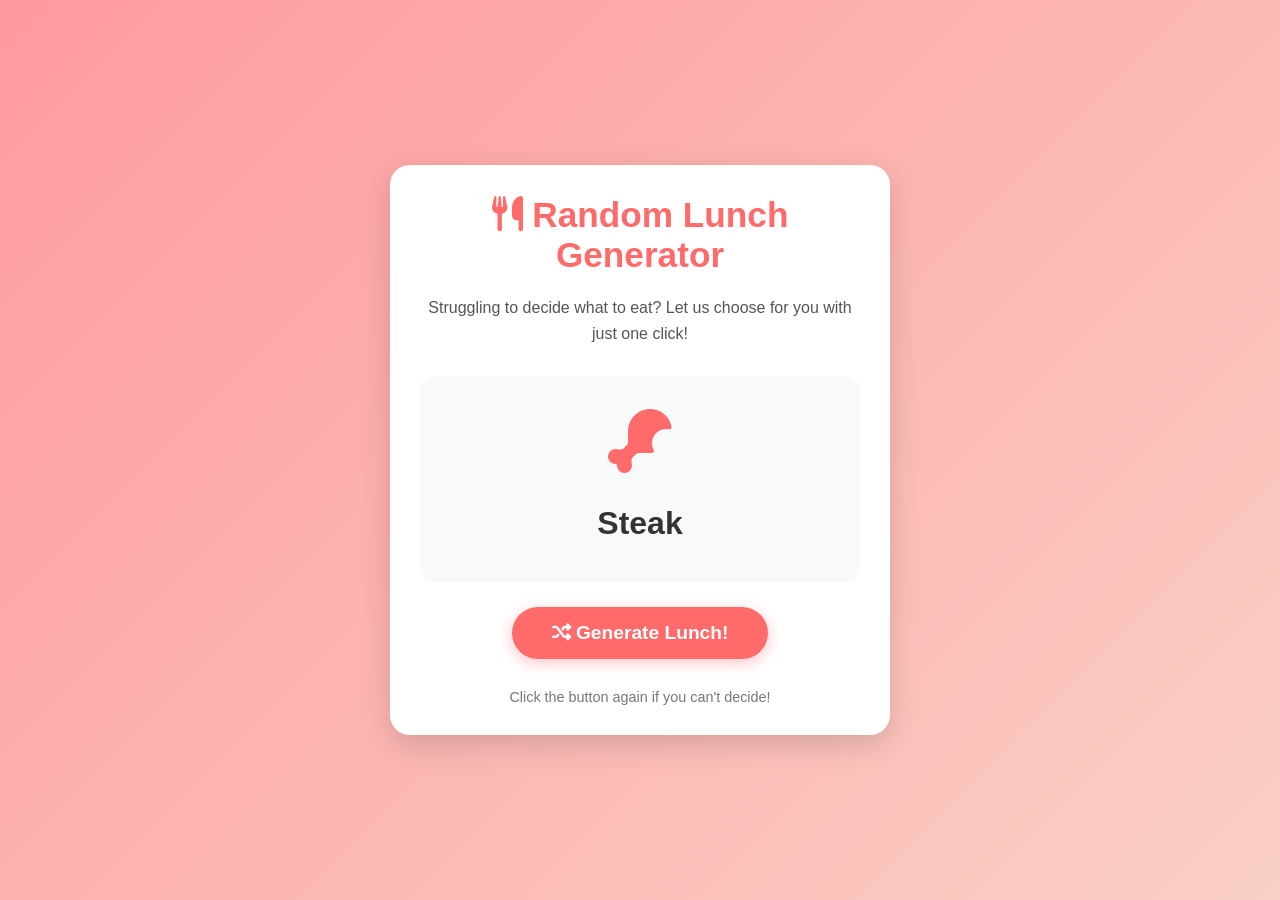
<file: index.html>
<!DOCTYPE html>
<html lang="en">
<head>
    <meta charset="UTF-8">
    <meta name="viewport" content="width=device-width, initial-scale=1.0">
    <title>Random Lunch Menu Generator</title>
    <link rel="stylesheet" href="https://cdnjs.cloudflare.com/ajax/libs/font-awesome/6.4.0/css/all.min.css">
    <style>
        * {
            margin: 0;
            padding: 0;
            box-sizing: border-box;
            font-family: 'Segoe UI', Tahoma, Geneva, Verdana, sans-serif;
        }
        
        body {
            background: linear-gradient(135deg, #ff9a9e 0%, #fad0c4 100%);
            min-height: 100vh;
            display: flex;
            justify-content: center;
            align-items: center;
            padding: 20px;
        }
        
        .container {
            background-color: white;
            border-radius: 20px;
            box-shadow: 0 10px 30px rgba(0, 0, 0, 0.15);
            width: 90%;
            max-width: 500px;
            padding: 30px;
            text-align: center;
        }
        
        h1 {
            color: #ff6b6b;
            margin-bottom: 20px;
            font-size: 2.2rem;
        }
        
        .description {
            color: #555;
            margin-bottom: 30px;
            line-height: 1.6;
        }
        
        .lunch-display {
            background-color: #f8f9fa;
            border-radius: 15px;
            padding: 30px;
            margin: 25px 0;
            min-height: 200px;
            display: flex;
            flex-direction: column;
            justify-content: center;
            align-items: center;
            transition: all 0.3s ease;
        }
        
        .food-icon {
            font-size: 4rem;
            margin-bottom: 15px;
            color: #ff6b6b;
        }
        
        .food-name {
            font-size: 2rem;
            color: #333;
            font-weight: bold;
            margin: 10px 0;
        }
        
        .generate-btn {
            background-color: #ff6b6b;
            color: white;
            border: none;
            border-radius: 50px;
            padding: 15px 40px;
            font-size: 1.2rem;
            font-weight: bold;
            cursor: pointer;
            transition: all 0.3s ease;
            box-shadow: 0 4px 15px rgba(255, 107, 107, 0.4);
        }
        
        .generate-btn:hover {
            background-color: #ff5252;
            transform: translateY(-3px);
            box-shadow: 0 6px 20px rgba(255, 107, 107, 0.5);
        }
        
        .generate-btn:active {
            transform: translateY(0);
        }
        
        .footer {
            margin-top: 30px;
            color: #777;
            font-size: 0.9rem;
        }
        
        @keyframes fadeIn {
            from { opacity: 0; transform: translateY(10px); }
            to { opacity: 1; transform: translateY(0); }
        }
        
        .fade-in {
            animation: fadeIn 0.5s ease forwards;
        }
        
        @media (max-width: 600px) {
            .container {
                padding: 20px;
            }
            
            h1 {
                font-size: 1.8rem;
            }
            
            .food-name {
                font-size: 1.6rem;
            }
            
            .generate-btn {
                padding: 12px 30px;
                font-size: 1.1rem;
            }
        }
    </style>
</head>
<body>
    <div class="container">
        <h1><i class="fas fa-utensils"></i> Random Lunch Generator</h1>
        <p class="description">Struggling to decide what to eat? Let us choose for you with just one click!</p>
        
        <div class="lunch-display">
            <div class="food-icon"><i class="fas fa-question"></i></div>
            <div class="food-name">What's for lunch?</div>
        </div>
        
        <button class="generate-btn" id="generateBtn">
            <i class="fas fa-random"></i> Generate Lunch!
        </button>
        
        <p class="footer">Click the button again if you can't decide!</p>
    </div>

    <script>
        document.addEventListener('DOMContentLoaded', function() {
            const generateBtn = document.getElementById('generateBtn');
            const foodIcon = document.querySelector('.food-icon');
            const foodName = document.querySelector('.food-name');
            const lunchDisplay = document.querySelector('.lunch-display');
            
            // Array of lunch options with corresponding Font Awesome icons
            const lunchMenu = [
                { name: "Pizza", icon: "fas fa-pizza-slice" },
                { name: "Sushi", icon: "fas fa-fish" },
                { name: "Burger", icon: "fas fa-hamburger" },
                { name: "Salad", icon: "fas fa-leaf" },
                { name: "Tacos", icon: "fas fa-utensil-spoon" },
                { name: "Ramen", icon: "fas fa-bowl-rice" },
                { name: "Sandwich", icon: "fas fa-bread-slice" },
                { name: "Pasta", icon: "fas fa-utensils" },
                { name: "Curry", icon: "fas fa-mortar-pestle" },
                { name: "Steak", icon: "fas fa-drumstick-bite" },
                { name: "Soup", icon: "fas fa-bowl-food" },
                { name: "BBQ", icon: "fas fa-fire" }
            ];
            const RECENCY_PENALTY = 0.25;
            let previousLunchIndex = null;

            function selectLunchIndex() {
                if (previousLunchIndex === null) {
                    return Math.floor(Math.random() * lunchMenu.length);
                }

                const totalWeight = lunchMenu.length - 1 + RECENCY_PENALTY;
                let randomValue = Math.random() * totalWeight;

                for (let i = 0; i < lunchMenu.length; i++) {
                    // Give the previous item a lower weight to reduce repeats without excluding it.
                    const weight = i === previousLunchIndex ? RECENCY_PENALTY : 1;
                    if (randomValue < weight) {
                        return i;
                    }
                    randomValue -= weight;
                }

                return lunchMenu.length - 1;
            }
            
            // Function to generate random lunch
            function generateRandomLunch() {
                // Remove fade-in class if it exists
                lunchDisplay.classList.remove('fade-in');
                
                // Get a random lunch option
                const randomIndex = selectLunchIndex();
                const selectedLunch = lunchMenu[randomIndex];
                previousLunchIndex = randomIndex;
                
                // Briefly show loading state
                foodIcon.innerHTML = '<i class="fas fa-spinner fa-spin"></i>';
                foodName.textContent = "Thinking...";
                
                // After a short delay, show the selected lunch
                setTimeout(() => {
                    foodIcon.innerHTML = `<i class="${selectedLunch.icon}"></i>`;
                    foodName.textContent = selectedLunch.name;
                    
                    // Add animation class
                    lunchDisplay.classList.add('fade-in');
                }, 500);
            }
            
            // Add click event to button
            generateBtn.addEventListener('click', generateRandomLunch);
            
            // Generate a random lunch on page load
            generateRandomLunch();
        });
    </script>
</body>
</html>
</file>
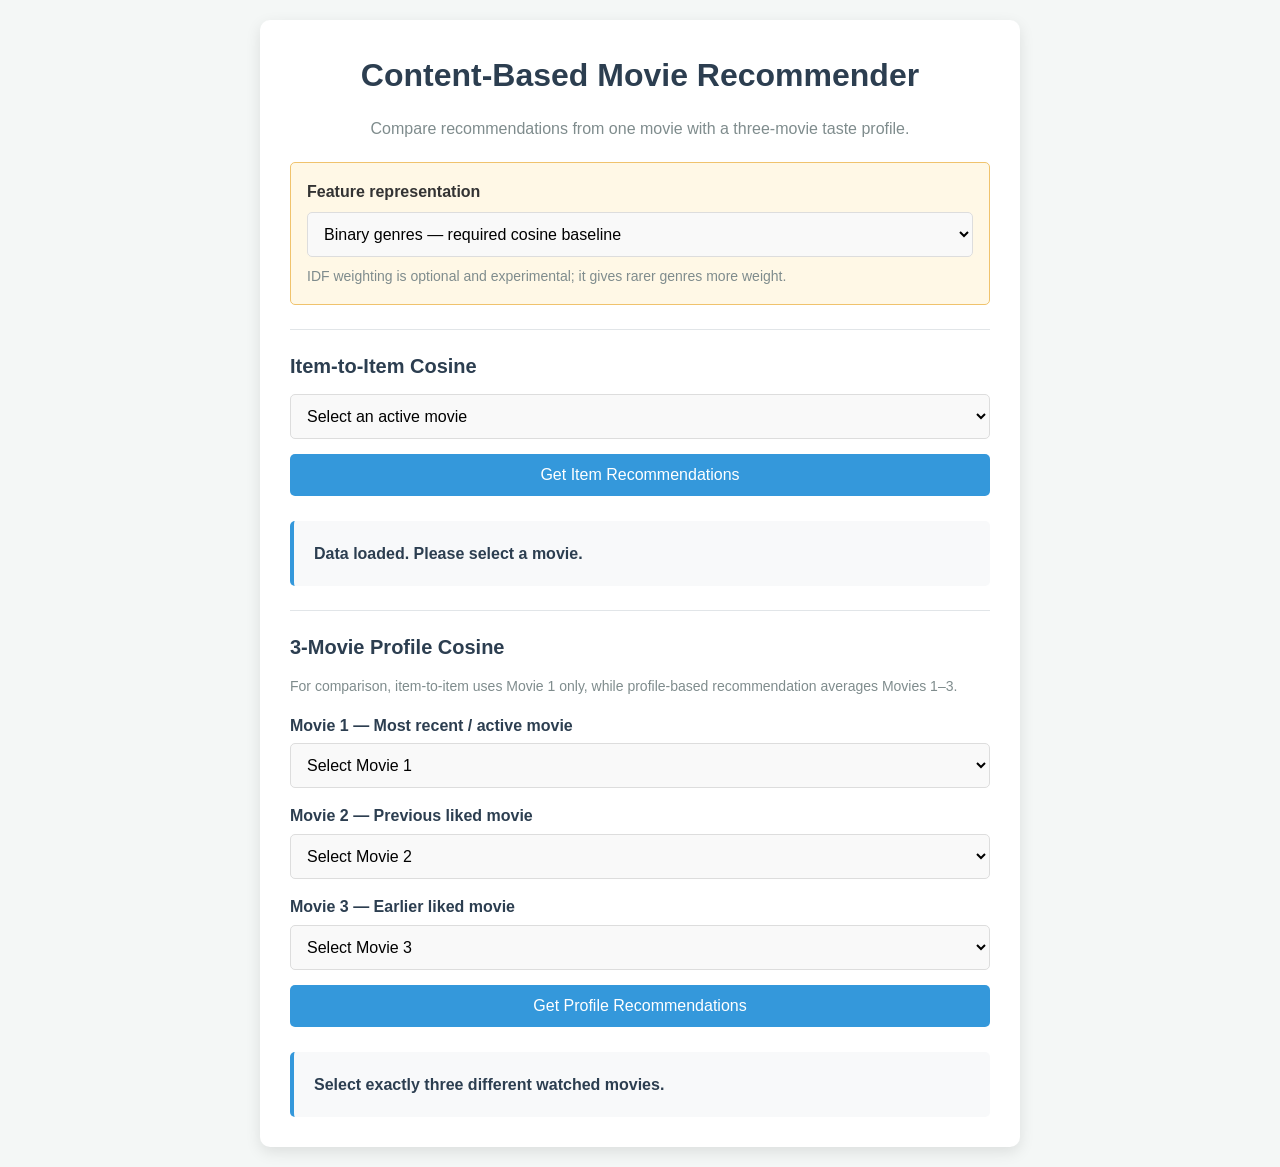
<file: week02/content-based-movie-recommender/index.html>
<!DOCTYPE html>
<html lang="en">
<head>
    <meta charset="UTF-8">
    <meta name="viewport" content="width=device-width, initial-scale=1.0">
    <title>Content-Based Movie Recommender</title>
    <link rel="stylesheet" href="style.css">
</head>
<body>
    <div class="container">
        <h1>Content-Based Movie Recommender</h1>
        <p>Compare recommendations from one movie with a three-movie taste profile.</p>

        <section class="feature-mode">
            <label for="feature-mode"><strong>Feature representation</strong></label>
            <select id="feature-mode">
                <option value="binary" selected>Binary genres — required cosine baseline</option>
                <option value="idf">IDF-weighted genres — experimental improvement</option>
            </select>
            <p>IDF weighting is optional and experimental; it gives rarer genres more weight.</p>
        </section>

        <section class="recommendation-mode">
            <h2>Item-to-Item Cosine</h2>
            <div class="controls">
                <select id="movie-select">
                    <option value="" disabled selected>Select an active movie</option>
                </select>
                <button onclick="getRecommendations()">Get Item Recommendations</button>
            </div>

            <div class="result-box">
                <p id="result">Please wait, loading data...</p>
            </div>
        </section>

        <section class="recommendation-mode">
            <h2>3-Movie Profile Cosine</h2>
            <p class="comparison-note">For comparison, item-to-item uses Movie 1 only, while profile-based recommendation averages Movies 1–3.</p>
            <div class="controls">
                <label for="profile-select-1">Movie 1 — Most recent / active movie</label>
                <select id="profile-select-1">
                    <option value="" disabled selected>Select Movie 1</option>
                </select>
                <label for="profile-select-2">Movie 2 — Previous liked movie</label>
                <select id="profile-select-2">
                    <option value="" disabled selected>Select Movie 2</option>
                </select>
                <label for="profile-select-3">Movie 3 — Earlier liked movie</label>
                <select id="profile-select-3">
                    <option value="" disabled selected>Select Movie 3</option>
                </select>
                <button onclick="getProfileRecommendations()">Get Profile Recommendations</button>
            </div>

            <div class="result-box">
                <p id="profile-result">Select exactly three different watched movies.</p>
            </div>
        </section>
    </div>

    <script src="data.js"></script>
    <script src="script.js"></script>
</body>
</html>
</file>
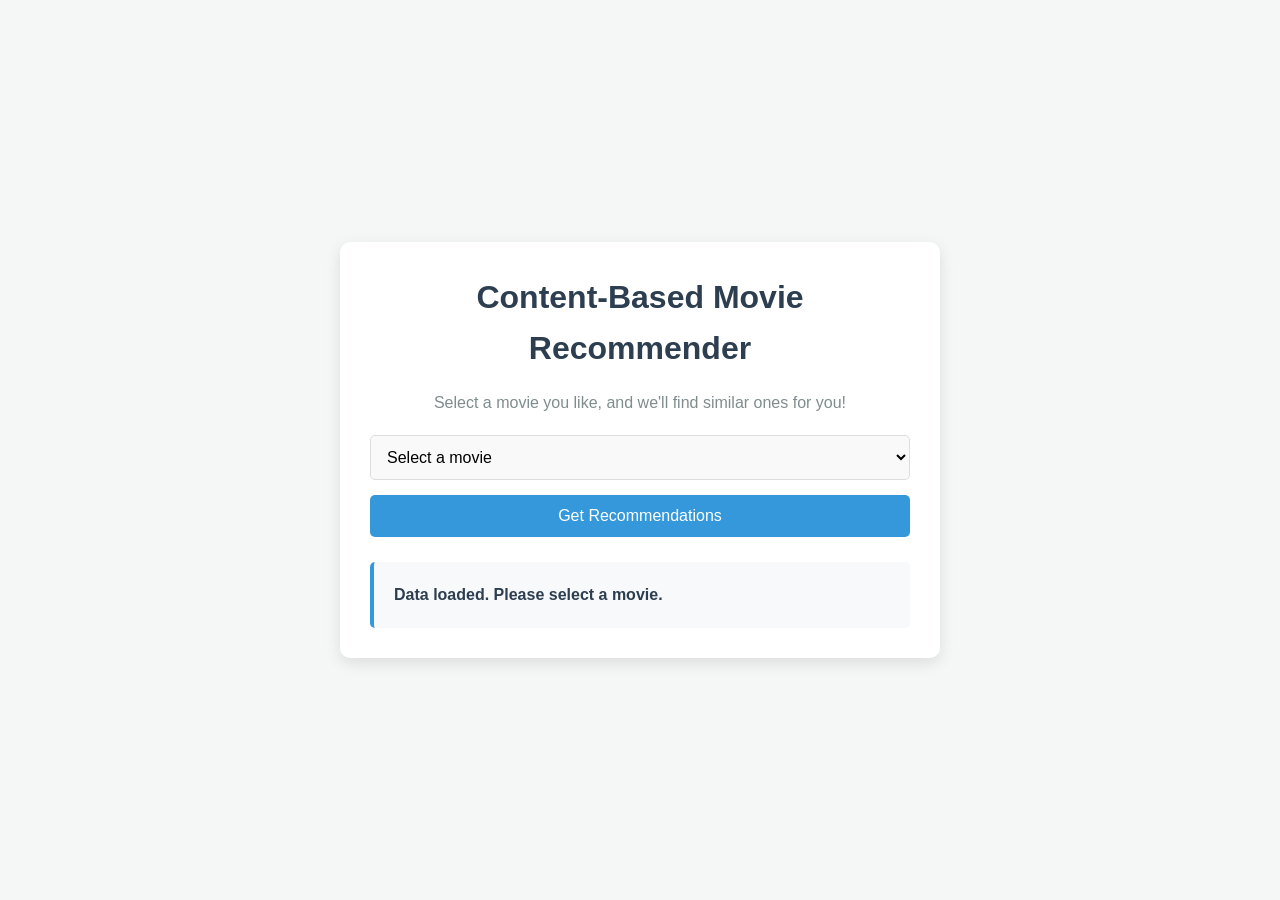
<file: week02/teacher-baseline/index.html>
<!DOCTYPE html>
<html lang="en">
<head>
    <meta charset="UTF-8">
    <meta name="viewport" content="width=device-width, initial-scale=1.0">
    <title>Content-Based Movie Recommender</title>
    <link rel="stylesheet" href="style.css">
</head>
<body>
    <div class="container">
        <h1>Content-Based Movie Recommender</h1>
        <p>Select a movie you like, and we'll find similar ones for you!</p>
        
        <div class="controls">
            <select id="movie-select">
                <option value="" disabled selected>Select a movie</option>
            </select>
            <button id="recommend-btn" onclick="getRecommendations()">Get Recommendations</button>
        </div>
        
        <div id="result-box">
            <p id="result">Please wait, loading data...</p>
        </div>
    </div>

    <script src="data.js"></script>
    <script src="script.js"></script>
</body>
</html>
</file>
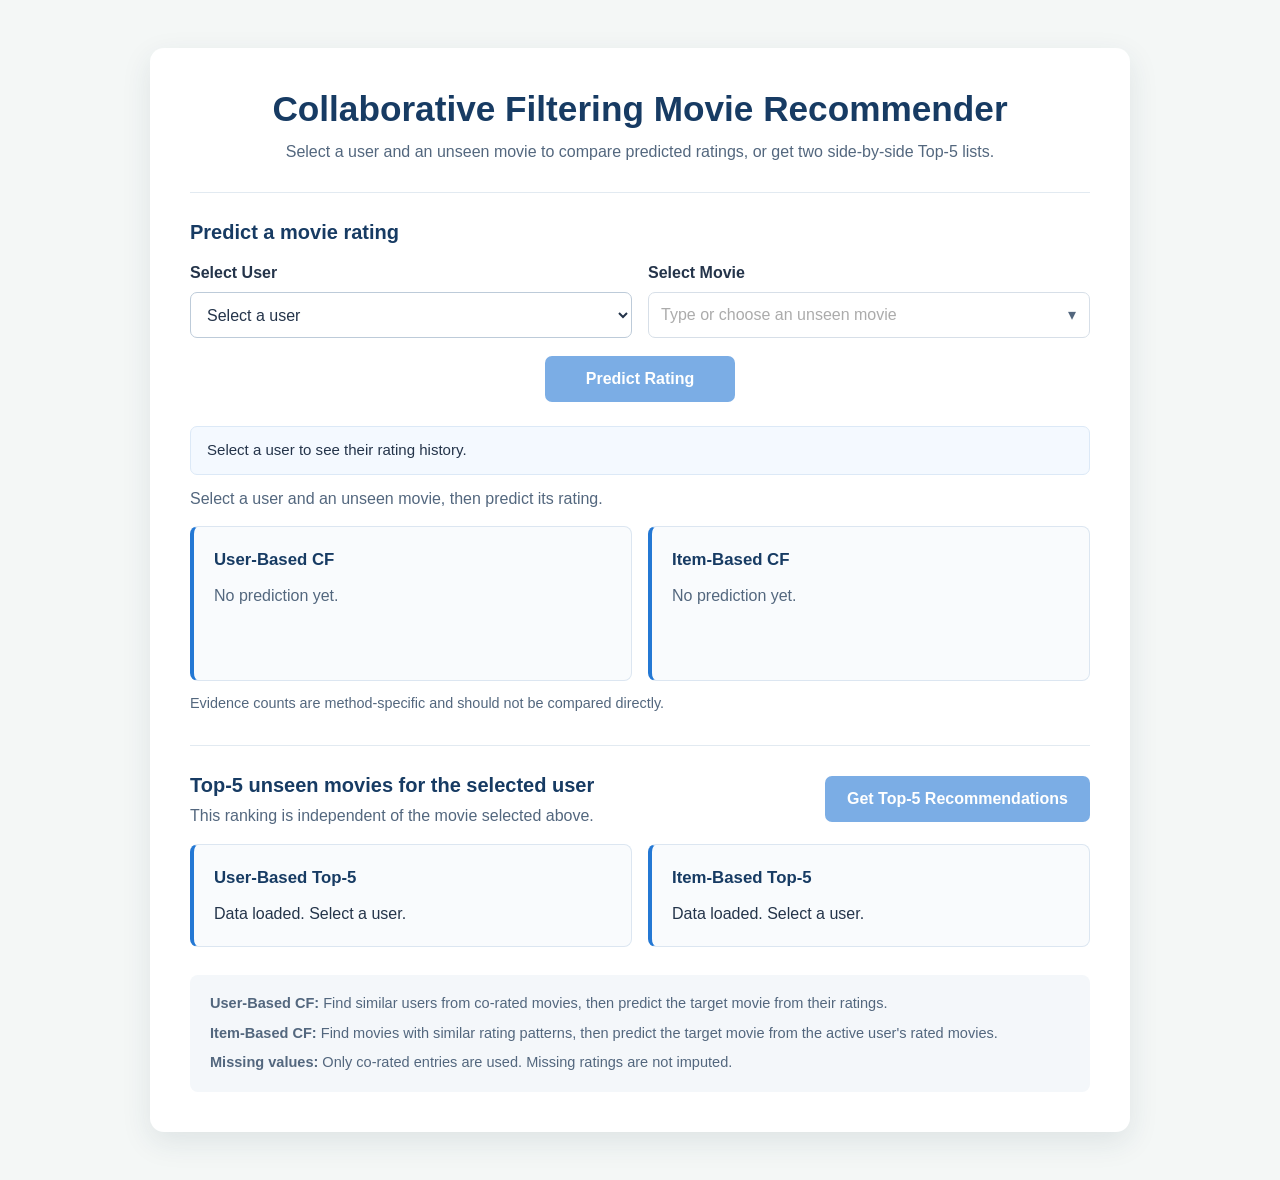
<file: week03/collaborative-filtering-movie-recommender/index.html>
<!DOCTYPE html>
<html lang="en">
<head>
    <meta charset="UTF-8">
    <meta name="viewport" content="width=device-width, initial-scale=1.0">
    <title>Collaborative Filtering Movie Recommender</title>
    <link rel="stylesheet" href="style.css">
</head>
<body>
    <main class="container">
        <header class="page-header">
            <h1>Collaborative Filtering Movie Recommender</h1>
            <p>Select a user and an unseen movie to compare predicted ratings, or get two side-by-side Top-5 lists.</p>
        </header>

        <section class="section" aria-labelledby="predict-heading">
            <h2 id="predict-heading">Predict a movie rating</h2>
            <form id="prediction-form" onsubmit="event.preventDefault(); predictSelectedMovie();">
                <div class="selector-grid">
                    <div class="field">
                        <label for="user-select">Select User</label>
                        <select id="user-select" required disabled onchange="handleUserChange()">
                            <option value="" selected>Select a user</option>
                        </select>
                    </div>
                    <div class="field">
                        <label for="movie-select">Select Movie</label>
                        <div class="movie-combobox">
                            <input id="movie-select" type="text" role="combobox" aria-autocomplete="list"
                                aria-controls="movie-options" aria-expanded="false" aria-haspopup="listbox"
                                autocomplete="off" placeholder="Type or choose an unseen movie" disabled
                                onfocus="openMovieDropdown()" onclick="openMovieDropdown()"
                                oninput="filterMovieDropdown()" onkeydown="handleMovieComboKeydown(event)"
                                onblur="scheduleMovieDropdownClose()">
                            <div id="movie-options" class="movie-options" role="listbox"
                                aria-label="Unseen movies" onmousedown="event.preventDefault()"
                                onclick="selectMovieResult(event)" hidden></div>
                        </div>
                    </div>
                </div>
                <button id="predict-btn" type="submit" disabled>Predict Rating</button>
            </form>

            <div id="user-info" class="user-info" aria-live="polite">
                <span>Select a user to see their rating history.</span>
            </div>

            <div id="prediction-status" class="status" role="status" aria-live="polite">Select a user and an unseen movie, then predict its rating.</div>
            <div class="comparison-grid" aria-label="Predicted rating comparison">
                <section class="method-card" aria-labelledby="user-prediction-heading">
                    <h3 id="user-prediction-heading">User-Based CF</h3>
                    <div id="user-prediction-result" class="prediction-result">No prediction yet.</div>
                </section>
                <section class="method-card" aria-labelledby="item-prediction-heading">
                    <h3 id="item-prediction-heading">Item-Based CF</h3>
                    <div id="item-prediction-result" class="prediction-result">No prediction yet.</div>
                </section>
            </div>
            <p class="evidence-note">Evidence counts are method-specific and should not be compared directly.</p>
        </section>

        <section class="section" aria-labelledby="recommend-heading">
            <div class="section-heading">
                <div>
                    <h2 id="recommend-heading">Top-5 unseen movies for the selected user</h2>
                    <p>This ranking is independent of the movie selected above.</p>
                </div>
                <button id="recommend-btn" type="button" disabled onclick="getRecommendations()">Get Top-5 Recommendations</button>
            </div>
            <div id="result-box" class="comparison-grid">
                <section class="method-card" aria-labelledby="user-list-heading">
                    <h3 id="user-list-heading">User-Based Top-5</h3>
                    <div id="user-based-result"><p>Loading movie data...</p></div>
                </section>
                <section class="method-card" aria-labelledby="item-list-heading">
                    <h3 id="item-list-heading">Item-Based Top-5</h3>
                    <div id="item-based-result"><p>Loading movie data...</p></div>
                </section>
            </div>
        </section>

        <aside class="method-notes" aria-label="How the methods work">
            <p><strong>User-Based CF:</strong> Find similar users from co-rated movies, then predict the target movie from their ratings.</p>
            <p><strong>Item-Based CF:</strong> Find movies with similar rating patterns, then predict the target movie from the active user's rated movies.</p>
            <p><strong>Missing values:</strong> Only co-rated entries are used. Missing ratings are not imputed.</p>
        </aside>
    </main>

    <script src="data.js"></script>
    <script src="script.js"></script>
</body>
</html>
</file>
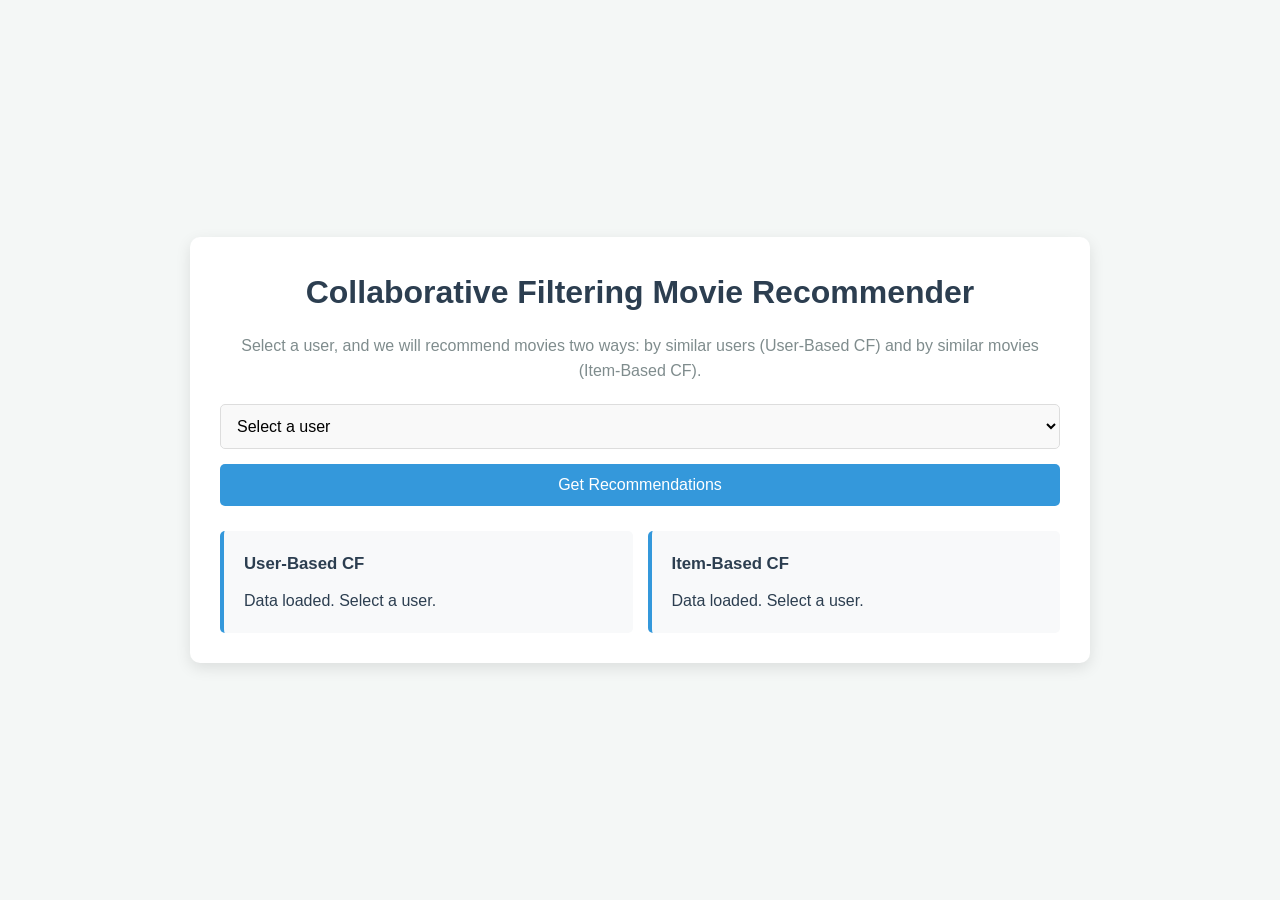
<file: week03/teacher-baseline/index.html>
<!DOCTYPE html>
<html lang="en">
<head>
    <meta charset="UTF-8">
    <meta name="viewport" content="width=device-width, initial-scale=1.0">
    <title>Collaborative Filtering Movie Recommender</title>
    <link rel="stylesheet" href="style.css">
</head>
<body>
    <div class="container">
        <h1>Collaborative Filtering Movie Recommender</h1>
        <p>Select a user, and we will recommend movies two ways: by similar users (User-Based CF) and by similar movies (Item-Based CF).</p>

        <div class="controls">
            <select id="user-select">
                <option value="" disabled selected>Select a user</option>
            </select>
            <button id="recommend-btn" onclick="getRecommendations()">Get Recommendations</button>
        </div>

        <div id="result-box">
            <div class="result-column">
                <h2>User-Based CF</h2>
                <div id="user-based-result"><p>Please wait, loading data...</p></div>
            </div>
            <div class="result-column">
                <h2>Item-Based CF</h2>
                <div id="item-based-result"><p>Please wait, loading data...</p></div>
            </div>
        </div>
    </div>

    <script src="data.js"></script>
    <script src="script.js"></script>
</body>
</html>
</file>
<file: week02/content-based-movie-recommender/style.css>
* {
    margin: 0;
    padding: 0;
    box-sizing: border-box;
}

body {
    font-family: 'Helvetica', 'Arial', sans-serif;
    background-color: #f4f7f6;
    color: #333;
    line-height: 1.6;
    padding: 20px;
    display: flex;
    justify-content: center;
    align-items: center;
    min-height: 100vh;
}

.container {
    background-color: white;
    border-radius: 10px;
    box-shadow: 0 5px 15px rgba(0, 0, 0, 0.1);
    padding: 30px;
    width: 90%;
    max-width: 760px;
}

h1 {
    text-align: center;
    margin-bottom: 15px;
    color: #2c3e50;
}

p {
    text-align: center;
    margin-bottom: 20px;
    color: #7f8c8d;
}

.feature-mode {
    margin-top: 20px;
    padding: 16px;
    background-color: #fff8e6;
    border: 1px solid #f0c36d;
    border-radius: 5px;
}

.feature-mode label,
.feature-mode select {
    display: block;
    width: 100%;
}

.feature-mode label {
    margin-bottom: 8px;
}

.feature-mode p {
    margin: 8px 0 0;
    text-align: left;
    font-size: 14px;
}

.recommendation-mode {
    margin-top: 24px;
    padding-top: 20px;
    border-top: 1px solid #e1e5e8;
}

h2 {
    margin-bottom: 12px;
    color: #2c3e50;
    font-size: 20px;
}

.controls {
    display: flex;
    flex-direction: column;
    gap: 15px;
    margin-bottom: 25px;
}

.controls label {
    margin-bottom: -10px;
    color: #2c3e50;
    font-weight: bold;
}

.comparison-note {
    margin-bottom: 15px;
    text-align: left;
    font-size: 14px;
}

select {
    padding: 12px;
    border: 1px solid #ddd;
    border-radius: 5px;
    font-size: 16px;
    background-color: #f9f9f9;
    transition: border-color 0.3s;
}

select:focus {
    border-color: #3498db;
    outline: none;
}

button {
    padding: 12px 20px;
    background-color: #3498db;
    color: white;
    border: none;
    border-radius: 5px;
    font-size: 16px;
    cursor: pointer;
    transition: background-color 0.3s;
}

button:hover {
    background-color: #2980b9;
}

.result-box {
    background-color: #f8f9fa;
    padding: 20px;
    border-radius: 5px;
    border-left: 4px solid #3498db;
}

#result,
#profile-result {
    font-weight: bold;
    color: #2c3e50;
    text-align: left;
    margin: 0;
}

.loading {
    color: #7f8c8d;
    font-style: italic;
}

.error {
    color: #e74c3c;
}

.success {
    color: #27ae60;
}
</file>
<file: week02/teacher-baseline/style.css>
* {
    margin: 0;
    padding: 0;
    box-sizing: border-box;
}

body {
    font-family: 'Helvetica', 'Arial', sans-serif;
    background-color: #f4f7f6;
    color: #333;
    line-height: 1.6;
    padding: 20px;
    display: flex;
    justify-content: center;
    align-items: center;
    min-height: 100vh;
}

.container {
    background-color: white;
    border-radius: 10px;
    box-shadow: 0 5px 15px rgba(0, 0, 0, 0.1);
    padding: 30px;
    width: 90%;
    max-width: 600px;
}

h1 {
    text-align: center;
    margin-bottom: 15px;
    color: #2c3e50;
}

p {
    text-align: center;
    margin-bottom: 20px;
    color: #7f8c8d;
}

.controls {
    display: flex;
    flex-direction: column;
    gap: 15px;
    margin-bottom: 25px;
}

#movie-select {
    padding: 12px;
    border: 1px solid #ddd;
    border-radius: 5px;
    font-size: 16px;
    background-color: #f9f9f9;
    transition: border-color 0.3s;
}

#movie-select:focus {
    border-color: #3498db;
    outline: none;
}

#recommend-btn {
    padding: 12px 20px;
    background-color: #3498db;
    color: white;
    border: none;
    border-radius: 5px;
    font-size: 16px;
    cursor: pointer;
    transition: background-color 0.3s;
}

#recommend-btn:hover {
    background-color: #2980b9;
}

#result-box {
    background-color: #f8f9fa;
    padding: 20px;
    border-radius: 5px;
    border-left: 4px solid #3498db;
}

#result {
    font-weight: bold;
    color: #2c3e50;
    text-align: left;
    margin: 0;
}

.loading {
    color: #7f8c8d;
    font-style: italic;
}

.error {
    color: #e74c3c;
}

.success {
    color: #27ae60;
}
</file>
<file: week03/collaborative-filtering-movie-recommender/style.css>
* { box-sizing: border-box; }

body {
    margin: 0;
    padding: 24px;
    background: #f4f7f6;
    color: #24344a;
    font-family: Helvetica, Arial, sans-serif;
    line-height: 1.5;
}

.container {
    width: min(100%, 980px);
    margin: 24px auto;
    padding: clamp(22px, 4vw, 40px);
    background: #fff;
    border-radius: 14px;
    box-shadow: 0 10px 30px rgba(27, 55, 83, 0.1);
}

.page-header { text-align: center; margin-bottom: 28px; }
h1, h2, h3, p { margin-top: 0; }
h1 { margin-bottom: 10px; color: #173b63; font-size: clamp(1.7rem, 3vw, 2.2rem); line-height: 1.2; }
h2 { margin-bottom: 14px; color: #173b63; font-size: 1.25rem; }
h3 { margin-bottom: 12px; color: #173b63; font-size: 1.05rem; }
.page-header p, .section-heading p, .method-notes { color: #53677e; }
.page-header p, .section-heading p { margin-bottom: 0; }
.section { padding-top: 24px; border-top: 1px solid #e2eaf1; }
.section + .section { margin-top: 30px; }
.selector-grid, .comparison-grid { display: grid; grid-template-columns: repeat(2, minmax(0, 1fr)); gap: 16px; }
.field label { display: block; margin-bottom: 7px; font-weight: 700; }

select, #movie-select {
    width: 100%;
    min-height: 46px;
    padding: 10px 12px;
    border: 1px solid #bdcbd9;
    border-radius: 7px;
    background: #fff;
    color: #24344a;
    font: inherit;
}

.movie-combobox { position: relative; }
.movie-combobox::after {
    content: '▾';
    position: absolute;
    top: 50%;
    right: 14px;
    transform: translateY(-50%);
    color: #53677e;
    pointer-events: none;
}
#movie-select { padding-right: 38px; }
.movie-options {
    position: absolute;
    z-index: 10;
    top: calc(100% + 4px);
    left: 0;
    right: 0;
    max-height: 260px;
    overflow-y: auto;
    border: 1px solid #bdcbd9;
    border-radius: 7px;
    background: #fff;
    box-shadow: 0 8px 20px rgba(27, 55, 83, 0.15);
}
.movie-options[hidden] { display: none; }
.movie-option, .combo-empty { padding: 10px 12px; }
.movie-option { cursor: pointer; }
.movie-option:hover, .movie-option.is-active { background: #e6f2ff; }
.combo-empty { color: #53677e; }
select:focus-visible, #movie-select:focus-visible, button:focus-visible { outline: 3px solid #83b8fa; outline-offset: 2px; }
select:disabled, #movie-select:disabled, button:disabled { cursor: not-allowed; opacity: 0.6; }

button {
    min-height: 46px;
    padding: 10px 22px;
    border: 0;
    border-radius: 7px;
    background: #2478d4;
    color: white;
    font: inherit;
    font-weight: 700;
    cursor: pointer;
}

button:hover:not(:disabled) { background: #175fae; }
#predict-btn { display: block; min-width: 190px; margin: 18px auto 0; }

.user-info {
    display: flex;
    flex-wrap: wrap;
    gap: 8px 20px;
    margin: 24px 0 12px;
    padding: 12px 16px;
    border: 1px solid #dce9f7;
    border-radius: 7px;
    background: #f4f9ff;
    font-size: 0.94rem;
}

.status { margin-bottom: 15px; color: #53677e; }
.method-card {
    min-width: 0;
    padding: 20px;
    border: 1px solid #dce6f1;
    border-left: 4px solid #2478d4;
    border-radius: 8px;
    background: #f9fbfd;
}
.prediction-result { min-height: 76px; color: #53677e; }
.evidence-note { margin: 12px 0 0; color: #53677e; font-size: 0.9rem; }
.prediction-score { display: block; color: #173b63; font-size: 2rem; font-weight: 700; line-height: 1.2; }
.support-count { display: block; margin-top: 5px; color: #53677e; font-size: 0.91rem; }
.section-heading { display: flex; align-items: center; justify-content: space-between; gap: 16px; margin-bottom: 16px; }
.section-heading h2 { margin-bottom: 4px; }
ol { margin: 0; padding-left: 24px; }
li + li { margin-top: 11px; }
.movie-title { display: block; font-weight: 700; overflow-wrap: anywhere; }
.selected-target-badge {
    display: inline-block;
    margin-left: 8px;
    padding: 1px 7px;
    border-radius: 999px;
    background: #e6f2ff;
    color: #175fae;
    font-size: 0.75rem;
    font-weight: 700;
    vertical-align: middle;
}
.method-card p { margin: 0; }
.method-notes { margin-top: 28px; padding: 18px 20px; border-radius: 8px; background: #f4f7fa; font-size: 0.91rem; }
.method-notes p { margin-bottom: 8px; }
.method-notes p:last-child { margin-bottom: 0; }
.error { color: #b42318; }

@media (max-width: 680px) {
    body { padding: 12px; }
    .container { margin: 0 auto; }
    .selector-grid, .comparison-grid { grid-template-columns: 1fr; }
    .section-heading { align-items: stretch; flex-direction: column; }
    #recommend-btn { width: 100%; }
}
</file>
<file: week03/teacher-baseline/style.css>
* {
    margin: 0;
    padding: 0;
    box-sizing: border-box;
}

body {
    font-family: 'Helvetica', 'Arial', sans-serif;
    background-color: #f4f7f6;
    color: #333;
    line-height: 1.6;
    padding: 20px;
    display: flex;
    justify-content: center;
    align-items: center;
    min-height: 100vh;
}

.container {
    background-color: white;
    border-radius: 10px;
    box-shadow: 0 5px 15px rgba(0, 0, 0, 0.1);
    padding: 30px;
    width: 90%;
    max-width: 900px;
}

h1 {
    text-align: center;
    margin-bottom: 15px;
    color: #2c3e50;
}

p {
    text-align: center;
    margin-bottom: 20px;
    color: #7f8c8d;
}

.controls {
    display: flex;
    flex-direction: column;
    gap: 15px;
    margin-bottom: 25px;
}

#user-select {
    padding: 12px;
    border: 1px solid #ddd;
    border-radius: 5px;
    font-size: 16px;
    background-color: #f9f9f9;
    transition: border-color 0.3s;
}

#user-select:focus {
    border-color: #3498db;
    outline: none;
}

#recommend-btn {
    padding: 12px 20px;
    background-color: #3498db;
    color: white;
    border: none;
    border-radius: 5px;
    font-size: 16px;
    cursor: pointer;
    transition: background-color 0.3s;
}

#recommend-btn:hover {
    background-color: #2980b9;
}

#result-box {
    display: grid;
    grid-template-columns: 1fr 1fr;
    gap: 15px;
}

.result-column {
    background-color: #f8f9fa;
    padding: 20px;
    border-radius: 5px;
    border-left: 4px solid #3498db;
}

.result-column h2 {
    font-size: 1.05rem;
    color: #2c3e50;
    margin-bottom: 10px;
    text-align: left;
}

.result-column p,
.result-column ul {
    text-align: left;
    color: #2c3e50;
    margin: 0;
}

.result-column ul {
    padding-left: 20px;
}

@media (max-width: 640px) {
    #result-box {
        grid-template-columns: 1fr;
    }
}

.error {
    color: #e74c3c;
}
</file>
